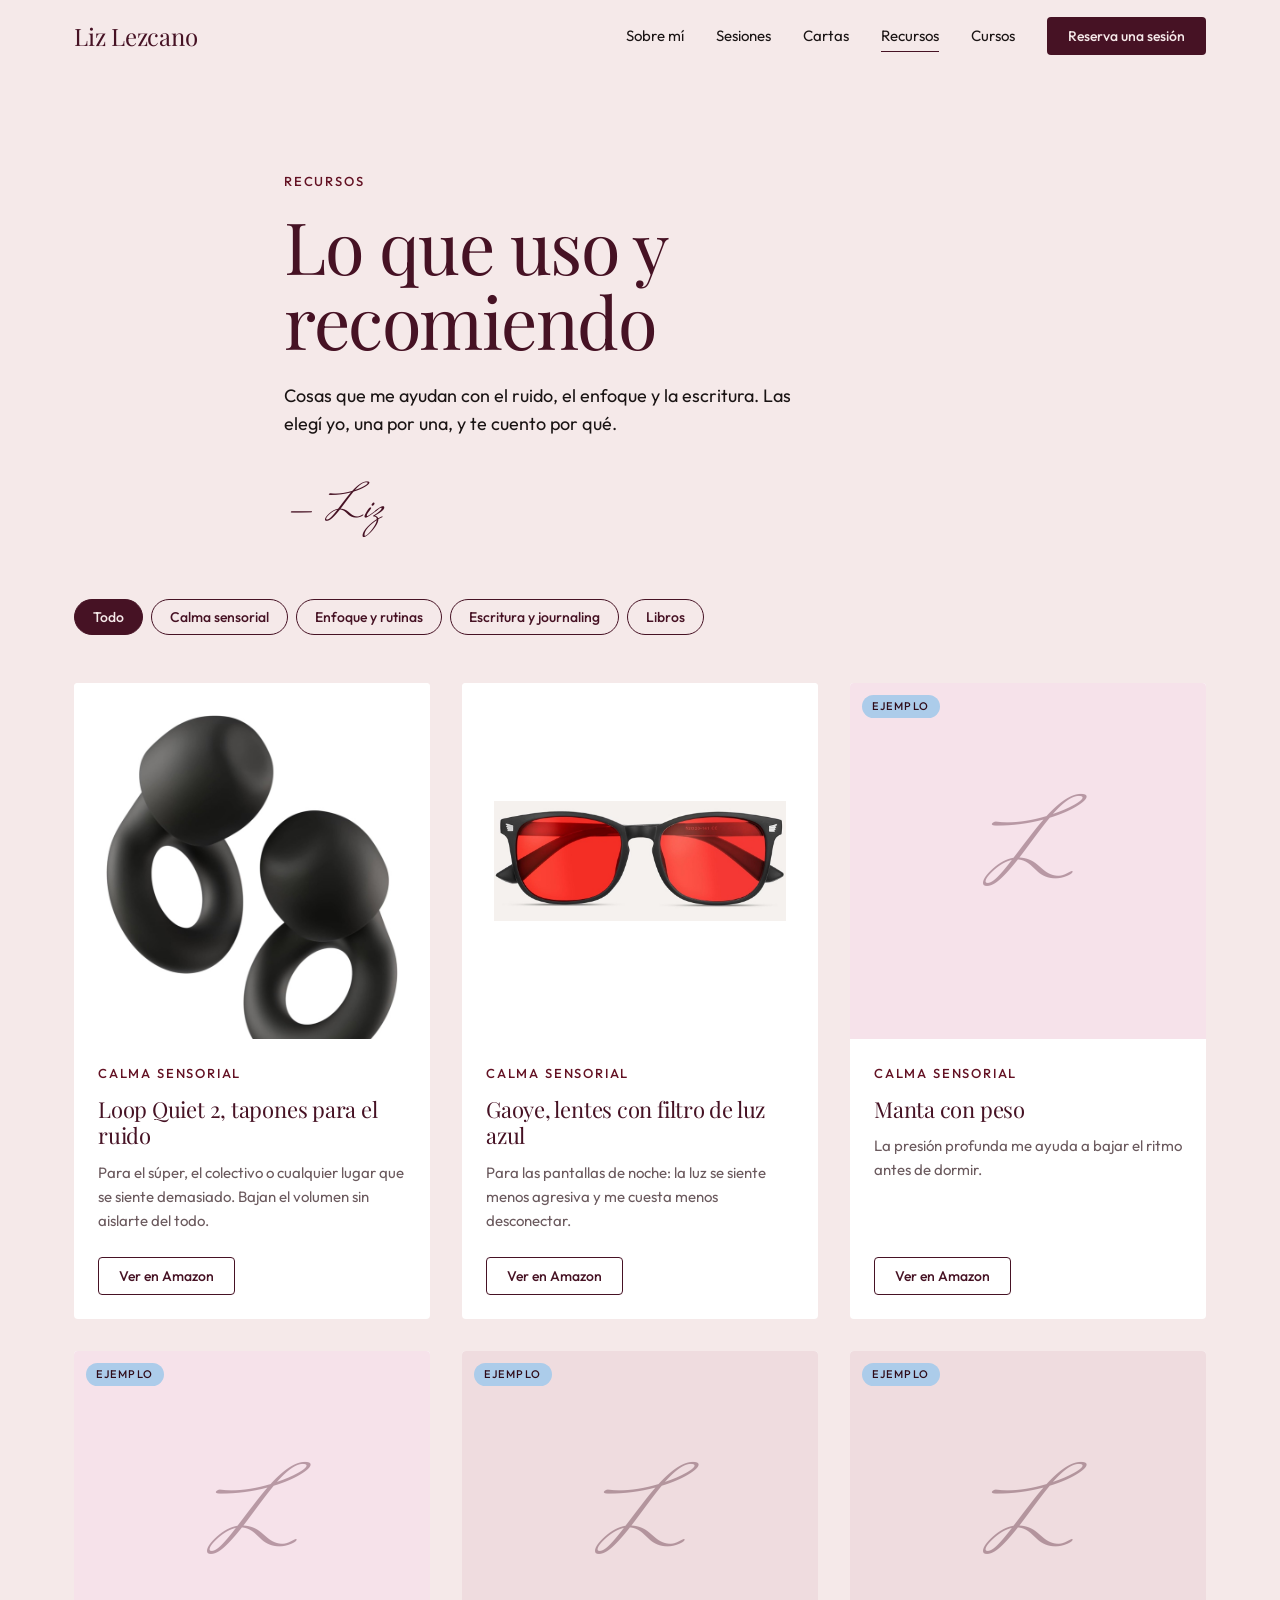
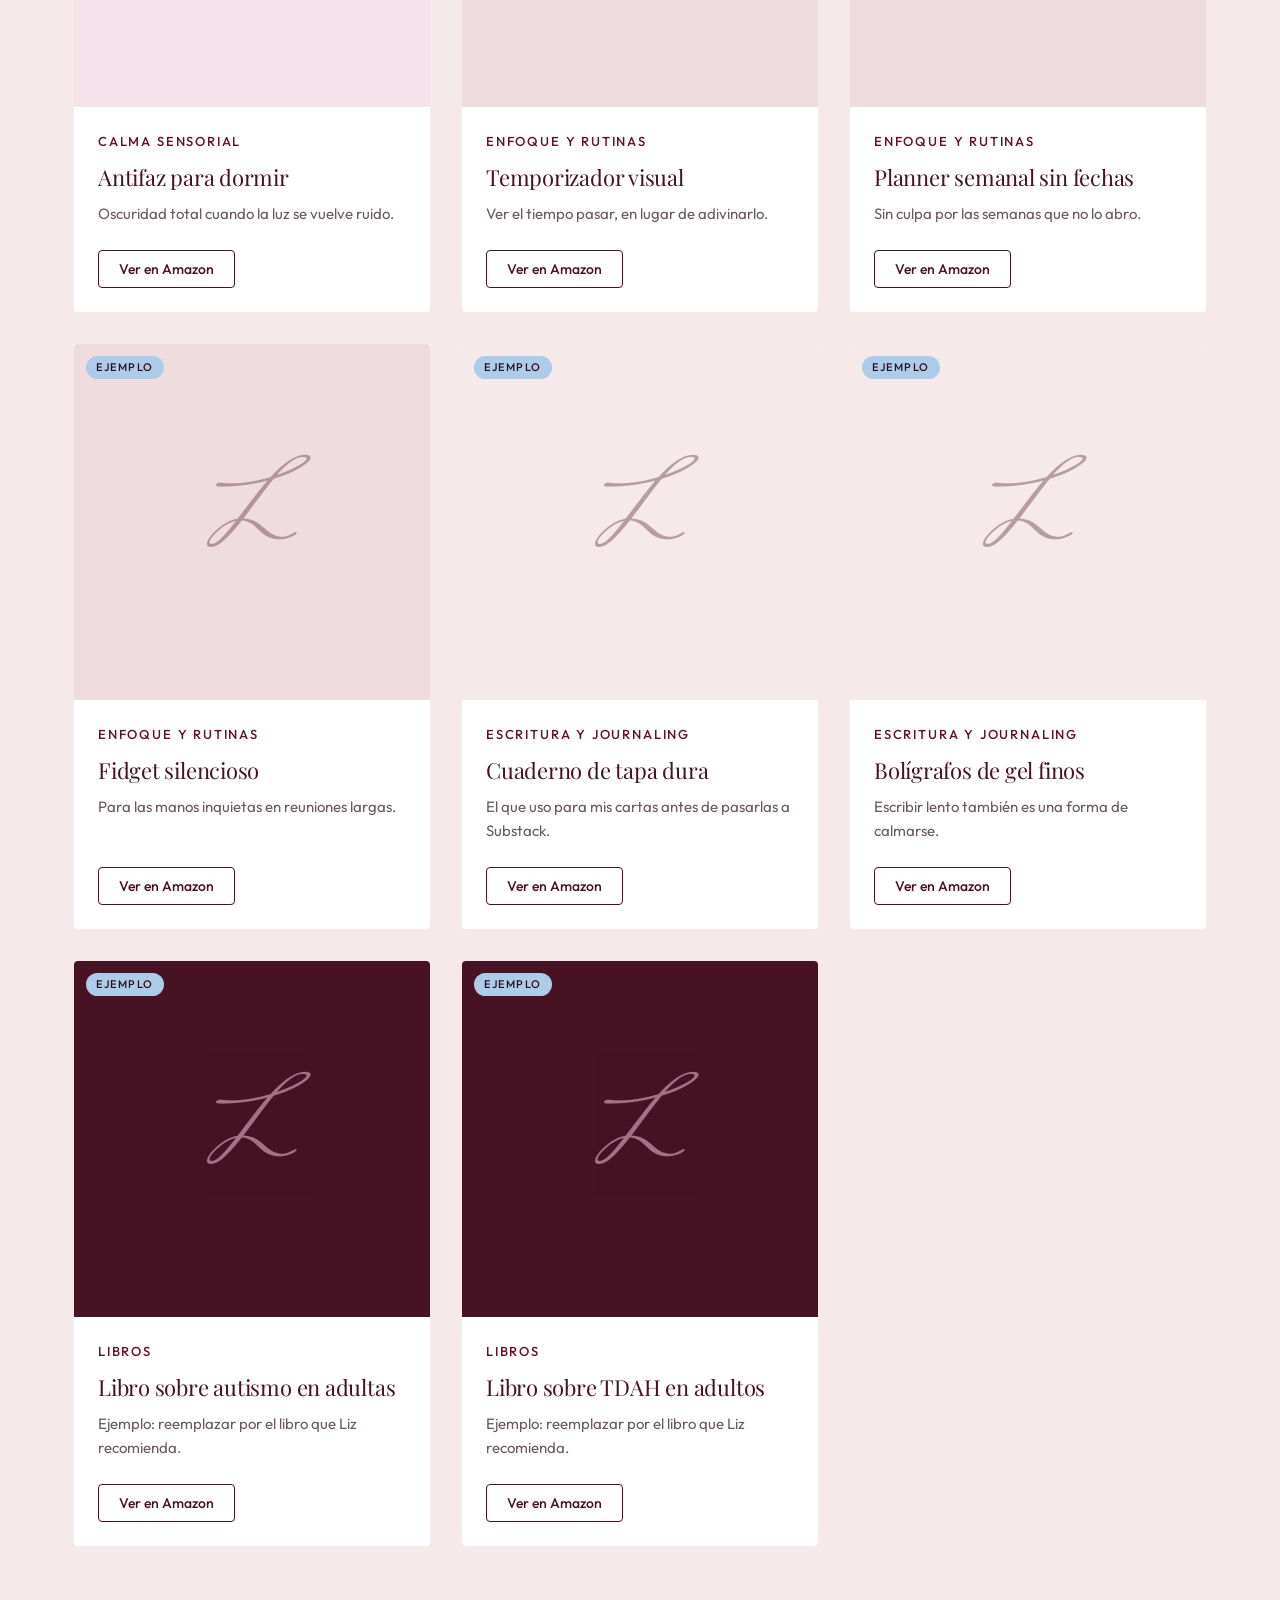
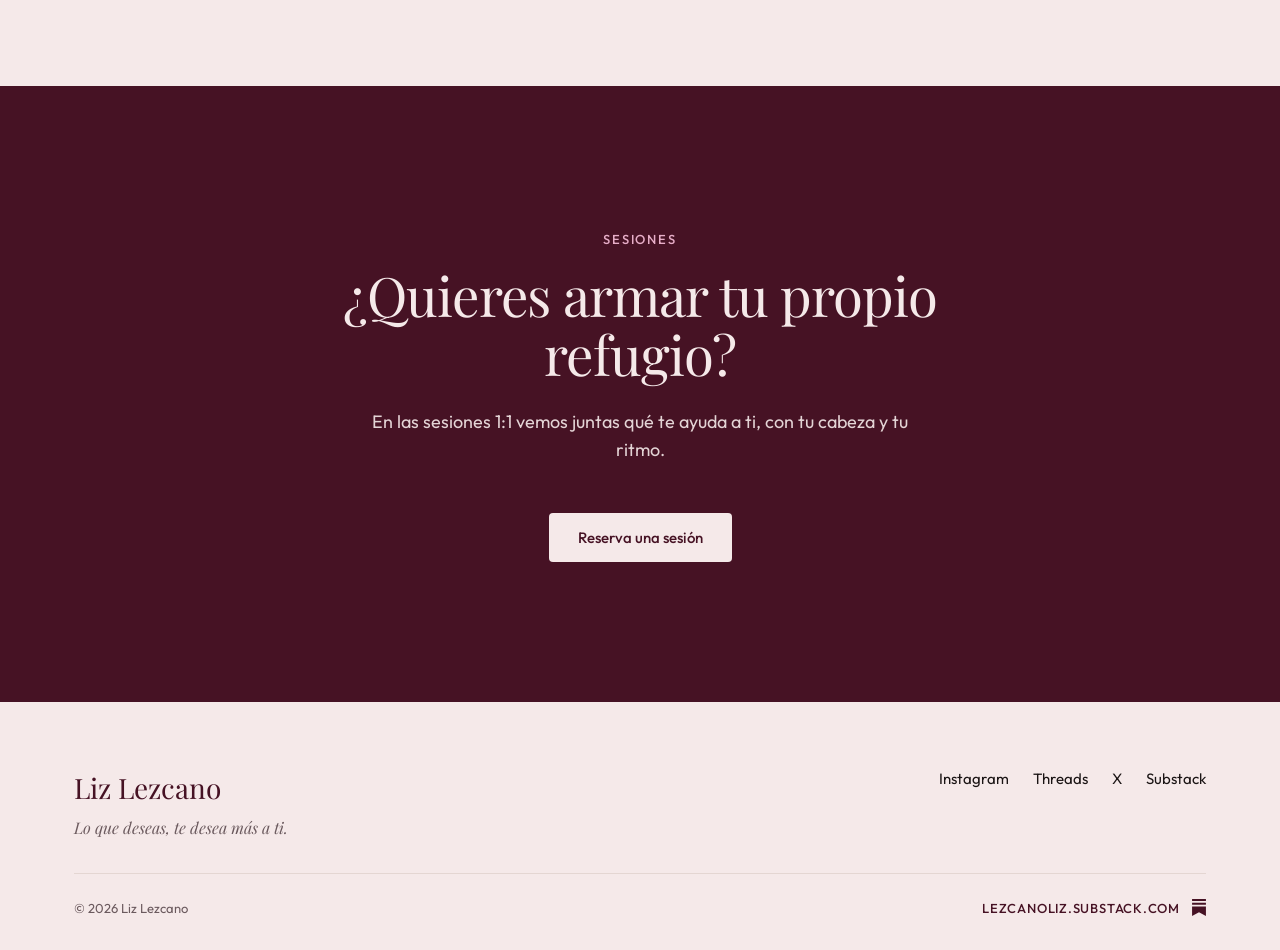
<file: recursos.html>
<!DOCTYPE html>
<html lang="es">
<head>
    <meta charset="UTF-8">
    <meta name="viewport" content="width=device-width, initial-scale=1.0">
    <script>
        // Old GitHub Pages address → send visitors to the real domain, same page
        if (location.hostname.endsWith('github.io')) {
            location.replace('https://lizlezcano.com' + location.pathname.replace(/\.html$/, '').replace(/\/index$/, '/') + location.search + location.hash);
        }
    </script>
    <title>Recursos | Liz Lezcano</title>
    <meta name="description" content="Lo que uso y recomiendo para la calma sensorial, el enfoque, la escritura y entender el TEA y el TDAH.">
    <meta name="theme-color" content="#461224">

    <link rel="canonical" href="https://lizlezcano.com/recursos">

    <meta property="og:type" content="website">
    <meta property="og:url" content="https://lizlezcano.com/recursos">
    <meta property="og:title" content="Recursos | Liz Lezcano">
    <meta property="og:description" content="Lo que uso y recomiendo, elegido una por una.">
    <meta property="og:image" content="https://lizlezcano.com/images/liz-portrait.jpg">
    <meta name="twitter:card" content="summary_large_image">

    <link rel="icon" href="images/favicon.ico" sizes="48x48">
    <link rel="icon" href="images/favicon-32.png" type="image/png" sizes="32x32">
    <link rel="icon" href="images/icon-192.png" type="image/png" sizes="192x192">
    <link rel="apple-touch-icon" sizes="180x180" href="images/apple-touch-icon.png">
    <link rel="preconnect" href="https://fonts.googleapis.com">
    <link rel="preconnect" href="https://fonts.gstatic.com" crossorigin>
    <link href="https://fonts.googleapis.com/css2?family=Outfit:wght@400;500;600&family=Playfair+Display:ital,wght@0,400;1,400&family=Mrs+Saint+Delafield&display=swap" rel="stylesheet">
    <link rel="stylesheet" href="css/style.css">
</head>
<body>

    <header class="nav">
        <div class="nav-inner">
            <a href="./" class="nav-logo">Liz Lezcano</a>
            <button class="nav-toggle" aria-label="Abrir menú" aria-expanded="false" aria-controls="nav-menu">
                <span></span><span></span>
            </button>
            <nav id="nav-menu" class="nav-menu">
                <a href="./#sobre-mi">Sobre mí</a>
                <a href="./#sesiones">Sesiones</a>
                <a href="./#cartas">Cartas</a>
                <a href="recursos.html" aria-current="page">Recursos</a>
                <a href="./#cursos">Cursos</a>
                <a href="#" data-link="booking" class="btn btn-wine btn-sm" target="_blank" rel="noopener">Reserva una sesión</a>
            </nav>
        </div>
    </header>

    <main>
        <section class="store-hero">
            <div class="container store-hero-inner reveal">
                <span class="eyebrow">Recursos</span>
                <h1>Lo que uso y recomiendo</h1>
                <p class="lede">Cosas que me ayudan con el ruido, el enfoque y la escritura. Las elegí yo, una por una, y te cuento por qué.</p>
                <p class="signature">— Liz</p>
            </div>
        </section>

        <section class="store">
            <div class="container">
                <div class="store-filters" role="tablist" aria-label="Categorías" id="store-filters"></div>
                <div class="product-grid" id="product-grid" aria-live="polite"></div>
                <p class="fine-print store-disclosure" id="affiliate-disclosure" hidden>Como afiliada de Amazon, gano una pequeña comisión por las compras que califican, sin costo extra para ti. Solo recomiendo lo que uso o leí.</p>
            </div>
        </section>

        <section class="subscribe">
            <div class="container subscribe-inner reveal">
                <span class="eyebrow">Sesiones</span>
                <h2>¿Quieres armar tu propio refugio?</h2>
                <p>En las sesiones 1:1 vemos juntas qué te ayuda a ti, con tu cabeza y tu ritmo.</p>
                <a href="#" data-link="booking" class="btn btn-blush" target="_blank" rel="noopener">Reserva una sesión</a>
            </div>
        </section>
    </main>

    <footer class="footer">
        <div class="container">
            <div class="footer-top">
                <div>
                    <span class="footer-logo">Liz Lezcano</span>
                    <p class="footer-tag">Lo que deseas, te desea más a ti.</p>
                </div>
                <ul class="footer-social">
                    <li><a href="https://instagram.com/lizlezcano_" target="_blank" rel="noopener">Instagram</a></li>
                    <li><a href="https://www.threads.net/@lizlezcano_" target="_blank" rel="noopener">Threads</a></li>
                    <li><a href="https://x.com/lizlezcano__" target="_blank" rel="noopener">X</a></li>
                    <li><a href="https://lezcanoliz.substack.com" target="_blank" rel="noopener">Substack</a></li>
                </ul>
            </div>
            <div class="footer-bottom">
                <p class="footer-copy">&copy; <span id="year">2026</span> Liz Lezcano</p>
                <a href="https://lezcanoliz.substack.com" class="footer-mark" target="_blank" rel="noopener">
                    lezcanoliz.substack.com
                    <svg viewBox="0 0 44 54" width="22" height="27" aria-hidden="true"><path d="M0 0h44v6H0zM0 12h44v6H0zM0 24h44v30L22 42 0 54z"/></svg>
                </a>
            </div>
        </div>
    </footer>

    <script src="js/config.js"></script>
    <script src="js/script.js"></script>
    <script src="js/store.js"></script>
</body>
</html>
</file>
<file: css/style.css>
/* ============================================================
   Liz Lezcano — En intimidad
   Tokens from the Liz Lezcano design system (design/tokens/*.css):
   wine as anchor, blush as resting surface, rose + sky as rare accents.
   Playfair Display headlines · Outfit text · Mrs Saint Delafield signature.
   ============================================================ */

:root {
    /* Palette */
    --wine-950: #2f0c19;
    --wine-900: #461224;
    --wine-700: #631123;
    --wine-600: #7a2438;
    --rose-300: #e7aec8;
    --rose-100: #f6e2ea;
    --blush-100: #f5e9e9;
    --sky-200: #acccea;
    --black: #1a1414;
    --white: #ffffff;
    --line-200: #e4d6d2;

    --text-primary: var(--wine-900);
    --text-body: var(--black);
    --text-muted: #6b5a5e;
    --text-inverse: var(--blush-100);

    /* Type */
    --font-serif: "Playfair Display", Georgia, serif;
    --font-sans: "Outfit", Arial, sans-serif;
    --font-script: "Mrs Saint Delafield", cursive;

    --size-display-1: clamp(2.75rem, 2.1rem + 3vw, 5.5rem);
    --size-display-2: clamp(2.25rem, 1.8rem + 2vw, 4rem);
    --size-headline: clamp(1.75rem, 1.5rem + 1vw, 2.75rem);
    --size-eyebrow: 0.8125rem;
    --size-body-lg: 1.125rem;
    --tracking-eyebrow: 0.14em;
    --tracking-display: -0.02em;

    /* Space */
    --space-xs: 12px;
    --space-sm: 16px;
    --space-md: 24px;
    --space-lg: 32px;
    --space-xl: 48px;
    --space-2xl: 64px;
    --space-3xl: 96px;
    --space-4xl: 140px;

    /* Shape & motion */
    --radius-md: 4px;
    --radius-lg: 8px;
    --shadow-card: 0 4px 16px rgba(70, 18, 36, 0.08);
    --ease-editorial: cubic-bezier(0.4, 0, 0.2, 1);
    --duration-base: 250ms;
    --duration-slow: 450ms;

    --nav-h: 72px;
}

*, *::before, *::after { margin: 0; padding: 0; box-sizing: border-box; }

html {
    scroll-behavior: smooth;
    scroll-padding-top: var(--nav-h);
}

body {
    font-family: var(--font-sans);
    font-size: 1rem;
    line-height: 1.6;
    color: var(--text-body);
    background: var(--blush-100);
    -webkit-font-smoothing: antialiased;
    overflow-x: hidden;
}

img { display: block; max-width: 100%; height: auto; }
a { color: inherit; text-decoration: none; }
ol, ul { list-style: none; }
[hidden] { display: none !important; }

h1, h2, h3 {
    font-family: var(--font-serif);
    font-weight: 400;
    color: var(--text-primary);
    letter-spacing: var(--tracking-display);
}

h1 { font-size: var(--size-display-1); line-height: 1.04; }
h2 { font-size: var(--size-display-2); line-height: 1.08; }
h3 { font-size: 1.5rem; line-height: 1.2; letter-spacing: -0.01em; }

.container {
    max-width: 1180px;
    margin: 0 auto;
    padding: 0 var(--space-md);
}

.eyebrow {
    display: inline-block;
    font-size: var(--size-eyebrow);
    font-weight: 500;
    letter-spacing: var(--tracking-eyebrow);
    text-transform: uppercase;
    color: var(--wine-700);
    margin-bottom: var(--space-sm);
}

.signature {
    font-family: var(--font-script);
    color: var(--wine-900);
    font-size: 2.75rem;
    line-height: 1;
}

.signature.signature-lg { font-size: clamp(2.625rem, 2.0625rem + 2.25vw, 3.75rem); line-height: 0.95; margin-top: var(--space-lg); }

/* ---------- Buttons ---------- */
.btn {
    display: inline-flex;
    align-items: center;
    justify-content: center;
    gap: 8px;
    font-family: var(--font-sans);
    font-weight: 500;
    font-size: 0.9375rem;
    line-height: 1;
    padding: 16px 28px;
    border-radius: var(--radius-md);
    border: 1px solid transparent;
    transition: background-color var(--duration-base) var(--ease-editorial),
                color var(--duration-base) var(--ease-editorial),
                border-color var(--duration-base) var(--ease-editorial);
}

.btn-sm { padding: 11px 20px; font-size: 0.875rem; }

.btn-wine { background: var(--wine-900); color: var(--blush-100); }
.btn-wine:hover { background: var(--wine-600); }
.btn-wine:active { background: var(--wine-950); }

.btn-ghost { border-color: var(--wine-900); color: var(--wine-900); }
.btn-ghost:hover { background: var(--wine-900); color: var(--blush-100); }

.btn-blush { background: var(--blush-100); color: var(--wine-900); }
.btn-blush:hover { background: var(--rose-100); }

.btn:focus-visible,
a:focus-visible,
button:focus-visible {
    outline: 2px solid var(--wine-900);
    outline-offset: 3px;
}
.subscribe .btn:focus-visible { outline-color: var(--blush-100); }

/* ---------- Nav ---------- */
.nav {
    position: fixed;
    inset: 0 0 auto 0;
    z-index: 100;
    background: var(--blush-100);
    border-bottom: 1px solid transparent;
    transition: border-color var(--duration-base) var(--ease-editorial);
}
.nav.scrolled { border-bottom-color: var(--line-200); }

.nav-inner {
    max-width: 1180px;
    height: var(--nav-h);
    margin: 0 auto;
    padding: 0 var(--space-md);
    display: flex;
    align-items: center;
    justify-content: space-between;
}

.nav-logo {
    font-family: var(--font-serif);
    font-size: 1.5rem;
    color: var(--wine-900);
    letter-spacing: -0.01em;
}

.nav-menu {
    display: flex;
    align-items: center;
    gap: var(--space-lg);
}

.nav-menu a:not(.btn) {
    font-size: 0.9375rem;
    color: var(--text-body);
    position: relative;
}
.nav-menu a:not(.btn)::after {
    content: "";
    position: absolute;
    left: 0; right: 0; bottom: -4px;
    height: 1px;
    background: var(--wine-900);
    transform: scaleX(0);
    transform-origin: left;
    transition: transform var(--duration-base) var(--ease-editorial);
}
.nav-menu a:not(.btn):hover::after { transform: scaleX(1); }

.nav-toggle {
    display: none;
    width: 40px; height: 40px;
    background: none;
    border: 0;
    cursor: pointer;
    position: relative;
}
.nav-toggle span {
    position: absolute;
    left: 9px; right: 9px;
    height: 1.5px;
    background: var(--wine-900);
    transition: transform var(--duration-base) var(--ease-editorial);
}
.nav-toggle span:first-child { top: 15px; }
.nav-toggle span:last-child { top: 23px; }
.nav-toggle[aria-expanded="true"] span:first-child { transform: translateY(4px) rotate(45deg); }
.nav-toggle[aria-expanded="true"] span:last-child { transform: translateY(-4px) rotate(-45deg); }

/* ---------- Hero ---------- */
.hero {
    padding: calc(var(--nav-h) + var(--space-2xl)) 0 var(--space-3xl);
}

.hero-inner {
    display: grid;
    grid-template-columns: 1.1fr 0.9fr;
    gap: var(--space-3xl);
    align-items: center;
}

.hero-series {
    width: min(320px, 80%);
    margin-bottom: var(--space-lg);
}

.hero h1 { margin-bottom: var(--space-md); }

.lede {
    font-size: var(--size-body-lg);
    line-height: 1.6;
    color: var(--text-body);
    max-width: 34rem;
    margin-bottom: var(--space-xl);
}

.hero-actions { display: flex; flex-wrap: wrap; gap: var(--space-sm); }

.hero-photo { position: relative; }
.hero-photo img {
    width: 100%;
    aspect-ratio: 4 / 5;
    object-fit: cover;
    object-position: 50% 15%;
    border-radius: var(--radius-lg);
}
.hero-photo .signature {
    position: absolute;
    right: -8px;
    bottom: -28px;
    font-size: clamp(3rem, 2.4rem + 2vw, 4.5rem);
}

/* ---------- About (wine) ---------- */
.about {
    position: relative;
    background-color: var(--wine-900);
    color: var(--text-inverse);
    padding: var(--space-4xl) 0;
    isolation: isolate;
}
.about::before {
    content: "";
    position: absolute;
    inset: 0;
    background: url("../images/pattern-tile.png") repeat;
    background-size: 54px auto;
    opacity: 0.07;
    z-index: -1;
}

.about-inner {
    display: grid;
    grid-template-columns: 0.85fr 1.15fr;
    gap: var(--space-3xl);
    align-items: center;
}

.about-photo img {
    width: 100%;
    aspect-ratio: 4 / 5;
    object-fit: cover;
    object-position: 50% 15%;
    border-radius: var(--radius-lg);
}

.about .eyebrow { color: var(--rose-300); }
.about h2 { color: var(--blush-100); margin-bottom: var(--space-lg); }
.about p { font-size: var(--size-body-lg); max-width: 34rem; }
.about p + p { margin-top: var(--space-sm); }
.about p.signature { color: var(--rose-300); }

/* ---------- Section heads ---------- */
.section-head { max-width: 40rem; margin-bottom: var(--space-2xl); }
.section-head p { margin-top: var(--space-sm); font-size: var(--size-body-lg); color: var(--text-muted); }

.fine-print { font-size: 0.8125rem; line-height: 1.5; color: var(--text-muted); max-width: 34rem; }

/* ---------- Letters ---------- */
.letters { padding: var(--space-3xl) 0 var(--space-4xl); }

.letter-grid {
    display: grid;
    grid-template-columns: repeat(3, 1fr);
    gap: var(--space-lg);
}

.letter {
    display: flex;
    flex-direction: column;
    background: var(--white);
    border-radius: var(--radius-md);
    overflow: hidden;
    padding-bottom: var(--space-md);
    transition: box-shadow var(--duration-base) var(--ease-editorial);
}
.letter:hover { box-shadow: var(--shadow-card); }

.letter-img {
    aspect-ratio: 16 / 10;
    overflow: hidden;
    background: var(--rose-100);
    margin-bottom: var(--space-md);
}
.letter-img img {
    width: 100%; height: 100%;
    object-fit: cover;
    transition: transform var(--duration-slow) var(--ease-editorial);
}
.letter:hover .letter-img img { transform: scale(1.03); }

.letter time,
.letter h3,
.letter p { padding: 0 var(--space-md); }

.letter time {
    font-size: var(--size-eyebrow);
    font-weight: 500;
    letter-spacing: var(--tracking-eyebrow);
    text-transform: uppercase;
    color: var(--wine-700);
    margin-bottom: var(--space-xs);
}
.letter h3 { font-size: 1.375rem; margin-bottom: var(--space-xs); }
.letter p { color: var(--text-muted); font-size: 0.9375rem; }

.section-more { margin-top: var(--space-2xl); text-align: center; }

/* ---------- Subscribe ---------- */
.subscribe {
    background: var(--wine-900);
    color: var(--text-inverse);
    padding: var(--space-4xl) 0;
    text-align: center;
}
.subscribe-inner { max-width: 760px; }
.subscribe .eyebrow { color: var(--rose-300); }
.subscribe h2 { color: var(--blush-100); margin-bottom: var(--space-md); }
.subscribe p {
    font-size: var(--size-body-lg);
    max-width: 34rem;
    margin: 0 auto var(--space-xl);
    opacity: 0.9;
}

/* ---------- Sessions ---------- */
.sessions { padding: var(--space-4xl) 0 var(--space-3xl); }

.sessions-inner {
    display: grid;
    grid-template-columns: 1fr 1fr;
    gap: var(--space-3xl);
    align-items: start;
}

.sessions h2 { margin-bottom: var(--space-md); }
.sessions .lede { margin-bottom: var(--space-lg); }
.sessions .fine-print { margin-top: var(--space-lg); }

.session-list { counter-reset: s; }
.session-list li {
    counter-increment: s;
    display: grid;
    grid-template-columns: 48px 1fr;
    column-gap: var(--space-sm);
    padding: var(--space-md) 0;
    border-top: 1px solid var(--line-200);
}
.session-list li:last-child { border-bottom: 1px solid var(--line-200); }
.session-list li::before {
    content: counter(s, decimal-leading-zero);
    grid-row: span 2;
    font-size: var(--size-eyebrow);
    font-weight: 500;
    letter-spacing: var(--tracking-eyebrow);
    color: var(--wine-700);
    padding-top: 6px;
}
.session-list h3 { font-size: 1.375rem; margin-bottom: 4px; }
.session-list p { color: var(--text-muted); }

/* ---------- Resources teaser ---------- */
.resources { padding: var(--space-3xl) 0 var(--space-4xl); }

.resource-tiles {
    display: grid;
    grid-template-columns: repeat(4, 1fr);
    gap: var(--space-md);
}
.resource-tile {
    display: flex;
    flex-direction: column;
    justify-content: space-between;
    min-height: 200px;
    padding: var(--space-md);
    border-radius: var(--radius-md);
    background: var(--rose-100);
    transition: background-color var(--duration-base) var(--ease-editorial);
}
.resource-tile:nth-child(2) { background: var(--white); }
.resource-tile:nth-child(3) { background: #efdcdf; }
.resource-tile:nth-child(4) { background: var(--white); }
.resource-tile:hover { background: var(--rose-300); }
.resource-tile h3 { font-size: 1.5rem; }

/* ---------- Storefront ---------- */
.store-hero { padding: calc(var(--nav-h) + var(--space-3xl)) 0 var(--space-2xl); }
.store-hero-inner { max-width: 760px; }
.store-hero h1 { margin-bottom: var(--space-md); }
.store-hero .signature { font-size: 3rem; margin-top: var(--space-sm); }

.store { padding-bottom: var(--space-4xl); }

.store-filters {
    display: flex;
    flex-wrap: wrap;
    gap: var(--space-2xs, 8px);
    margin-bottom: var(--space-xl);
}
.store-filters button {
    font: 500 0.875rem/1 var(--font-sans);
    padding: 10px 18px;
    border-radius: 999px;
    border: 1px solid var(--wine-900);
    background: transparent;
    color: var(--wine-900);
    cursor: pointer;
    transition: background-color var(--duration-base) var(--ease-editorial), color var(--duration-base) var(--ease-editorial);
}
.store-filters button:hover { background: var(--rose-100); }
.store-filters button[aria-selected="true"] { background: var(--wine-900); color: var(--blush-100); }

.product-grid {
    display: grid;
    grid-template-columns: repeat(3, 1fr);
    gap: var(--space-lg);
}

.product {
    display: flex;
    flex-direction: column;
    background: var(--white);
    border-radius: var(--radius-md);
    overflow: hidden;
    transition: box-shadow var(--duration-base) var(--ease-editorial);
}
.product:hover { box-shadow: var(--shadow-card); }

.product-visual {
    position: relative;
    aspect-ratio: 1 / 1;
    display: grid;
    place-items: center;
    background: var(--rose-100);
    overflow: hidden;
}
.product-visual--enfoque { background: #efdcdf; }
.product-visual--escritura { background: var(--blush-100); }
.product-visual--libros { background: var(--wine-900); }
.product-visual img { width: 100%; height: 100%; object-fit: contain; padding: var(--space-lg); background: var(--white); }

.product-monogram {
    font-family: var(--font-script);
    font-size: 7rem;
    line-height: 1;
    color: var(--wine-900);
    opacity: 0.35;
}
.product-visual--libros .product-monogram { color: var(--rose-300); opacity: 0.6; }

.product-flag {
    position: absolute;
    top: 12px; left: 12px;
    font: 500 0.6875rem/1 var(--font-sans);
    letter-spacing: var(--tracking-eyebrow);
    text-transform: uppercase;
    padding: 6px 10px;
    border-radius: 999px;
    background: var(--sky-200);
    color: var(--wine-950);
}

.product-body {
    display: flex;
    flex-direction: column;
    gap: var(--space-xs);
    padding: var(--space-md);
    flex: 1;
}
.product-cat {
    font-size: var(--size-eyebrow);
    font-weight: 500;
    letter-spacing: var(--tracking-eyebrow);
    text-transform: uppercase;
    color: var(--wine-700);
}
.product h3 { font-size: 1.375rem; }
.product-note { color: var(--text-muted); font-size: 0.9375rem; flex: 1; }
.product .btn { align-self: flex-start; margin-top: var(--space-xs); }

.store-disclosure { margin-top: var(--space-2xl); }

.nav-menu a[aria-current="page"]::after { transform: scaleX(1); }

/* ---------- Footer ---------- */
.footer { padding: var(--space-2xl) 0 var(--space-lg); }

.footer-top {
    display: flex;
    justify-content: space-between;
    align-items: flex-start;
    gap: var(--space-lg);
    flex-wrap: wrap;
    padding-bottom: var(--space-lg);
    border-bottom: 1px solid var(--line-200);
}

.footer-logo {
    font-family: var(--font-serif);
    font-size: 1.75rem;
    color: var(--wine-900);
}
.footer-tag {
    font-family: var(--font-serif);
    font-style: italic;
    color: var(--text-muted);
    margin-top: 4px;
}

.footer-social { display: flex; flex-wrap: wrap; gap: var(--space-md); }
.footer-social a { font-size: 0.9375rem; color: var(--text-body); }
.footer-social a:hover { color: var(--wine-900); text-decoration: underline; text-underline-offset: 4px; }

.footer-bottom {
    display: flex;
    align-items: center;
    justify-content: space-between;
    gap: var(--space-md);
    flex-wrap: wrap;
    padding-top: var(--space-md);
}

.footer-copy {
    font-size: 0.8125rem;
    color: var(--text-muted);
}

.footer-mark {
    display: inline-flex;
    align-items: center;
    gap: var(--space-xs);
    font-weight: 500;
    font-size: 0.8125rem;
    letter-spacing: 0.06em;
    text-transform: uppercase;
    color: var(--wine-900);
}
.footer-mark svg { width: 14px; height: 17px; fill: currentColor; flex-shrink: 0; }
.footer-mark:hover { color: var(--wine-600); }

/* ---------- Motion ---------- */
.reveal {
    opacity: 0;
    transform: translateY(16px);
    transition: opacity var(--duration-slow) var(--ease-editorial),
                transform var(--duration-slow) var(--ease-editorial);
}
.reveal.visible { opacity: 1; transform: none; }
.no-js .reveal { opacity: 1; transform: none; }

@media (prefers-reduced-motion: reduce) {
    html { scroll-behavior: auto; }
    .reveal { opacity: 1; transform: none; transition: none; }
    .letter-img img { transition: none; }
}

/* ---------- Responsive ---------- */
@media (max-width: 960px) {
    .hero-inner,
    .about-inner { grid-template-columns: 1fr; gap: var(--space-2xl); }
    .hero-photo { max-width: 440px; }
    .about-photo { max-width: 440px; }
    .sessions-inner { grid-template-columns: 1fr; gap: var(--space-xl); }
    .letter-grid,
    .product-grid { grid-template-columns: repeat(2, 1fr); }
    .resource-tiles { grid-template-columns: repeat(2, 1fr); }
}

@media (max-width: 720px) {
    :root { --nav-h: 64px; }
    .container, .nav-inner { padding: 0 var(--space-sm); }

    .nav-toggle { display: block; }
    .nav-menu {
        position: fixed;
        top: var(--nav-h);
        left: 0; right: 0;
        flex-direction: column;
        align-items: flex-start;
        gap: var(--space-md);
        padding: var(--space-lg) var(--space-sm) var(--space-xl);
        background: var(--blush-100);
        border-bottom: 1px solid var(--line-200);
        opacity: 0;
        visibility: hidden;
        transform: translateY(-8px);
        transition: opacity var(--duration-base) var(--ease-editorial),
                    transform var(--duration-base) var(--ease-editorial),
                    visibility var(--duration-base);
    }
    .nav-menu.open { opacity: 1; visibility: visible; transform: none; }
    .nav-menu a:not(.btn) { font-family: var(--font-serif); font-size: 1.75rem; color: var(--wine-900); }

    .hero { padding: calc(var(--nav-h) + var(--space-xl)) 0 var(--space-3xl); }
    .hero-actions .btn { flex: 1 1 100%; }
    .hero-photo .signature { right: 8px; }

    .about, .subscribe { padding: var(--space-3xl) 0; }
    .sessions { padding: var(--space-3xl) 0 var(--space-2xl); }
    .letters { padding: var(--space-2xl) 0; }
    .resources { padding: var(--space-2xl) 0 var(--space-3xl); }
    .letter-grid,
    .product-grid { grid-template-columns: 1fr; }
    .resource-tile { min-height: 140px; }
    .store-hero { padding: calc(var(--nav-h) + var(--space-xl)) 0 var(--space-xl); }

}
</file>
